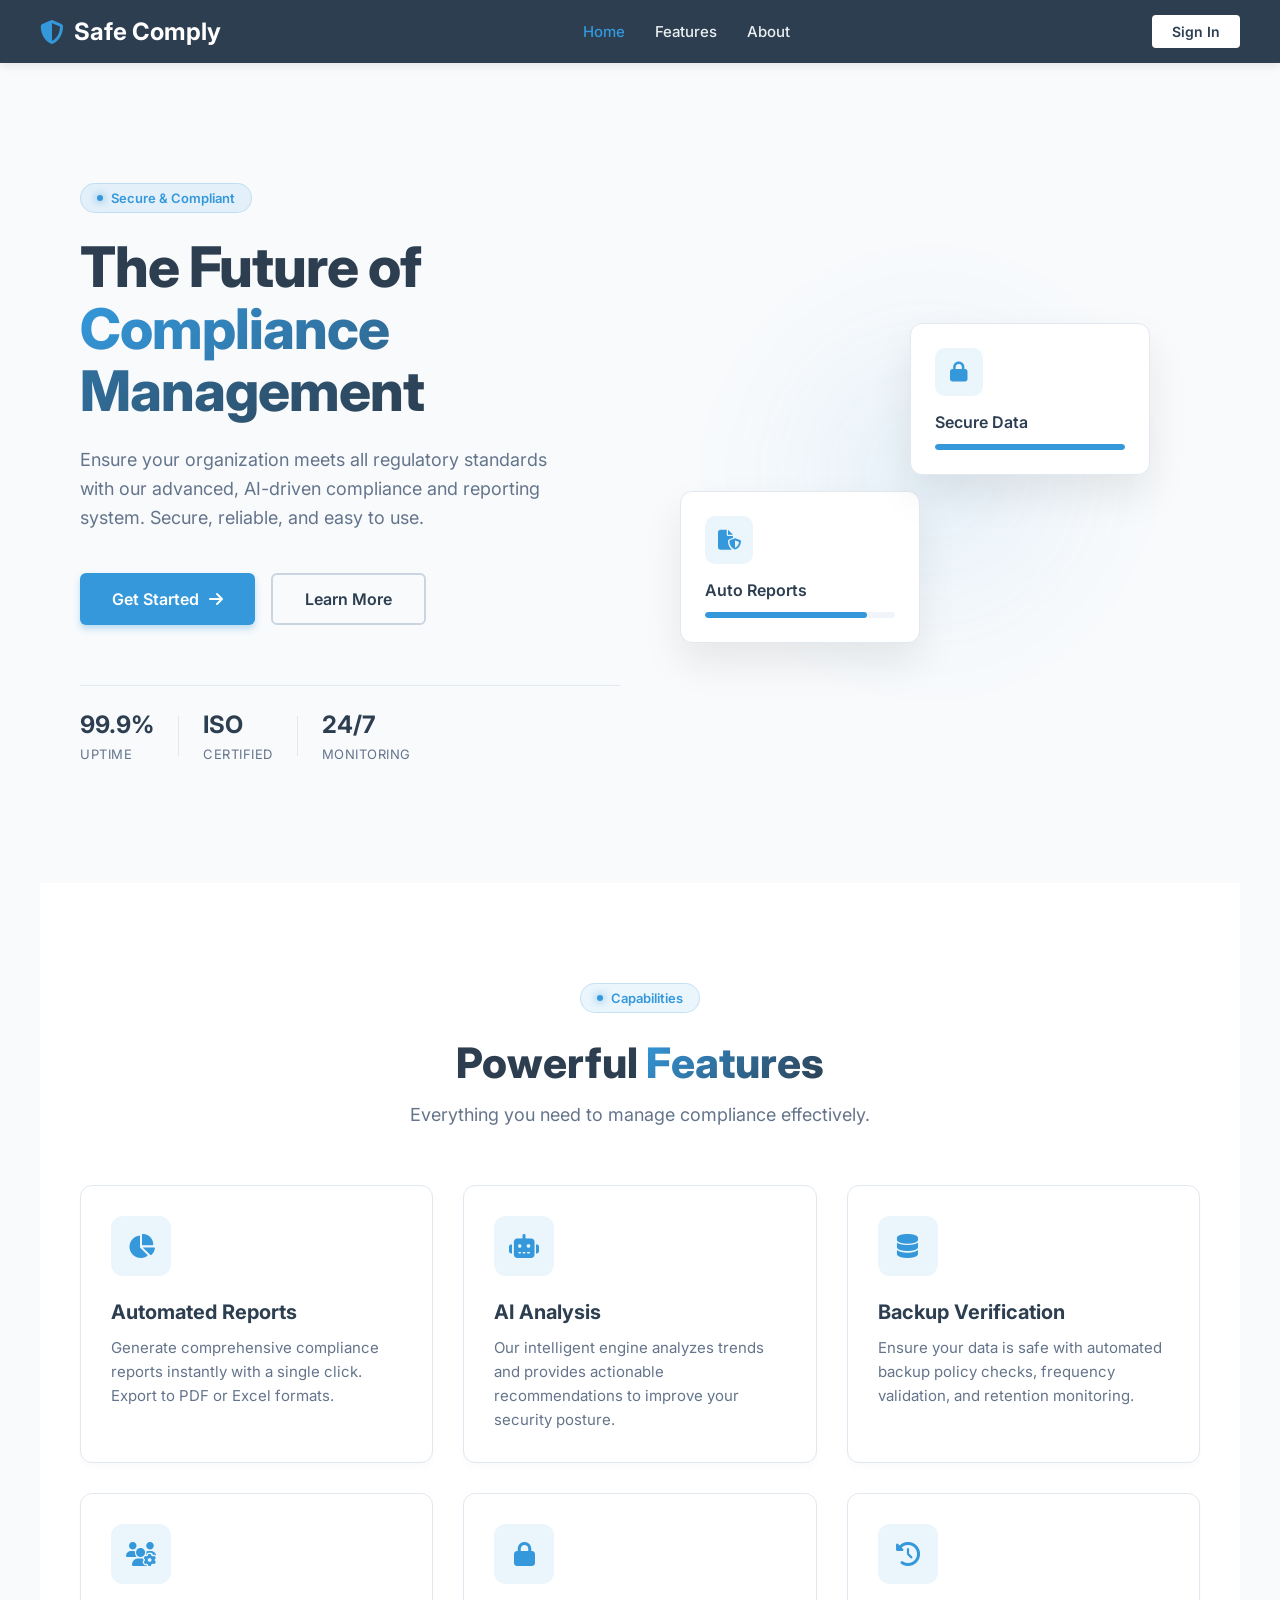
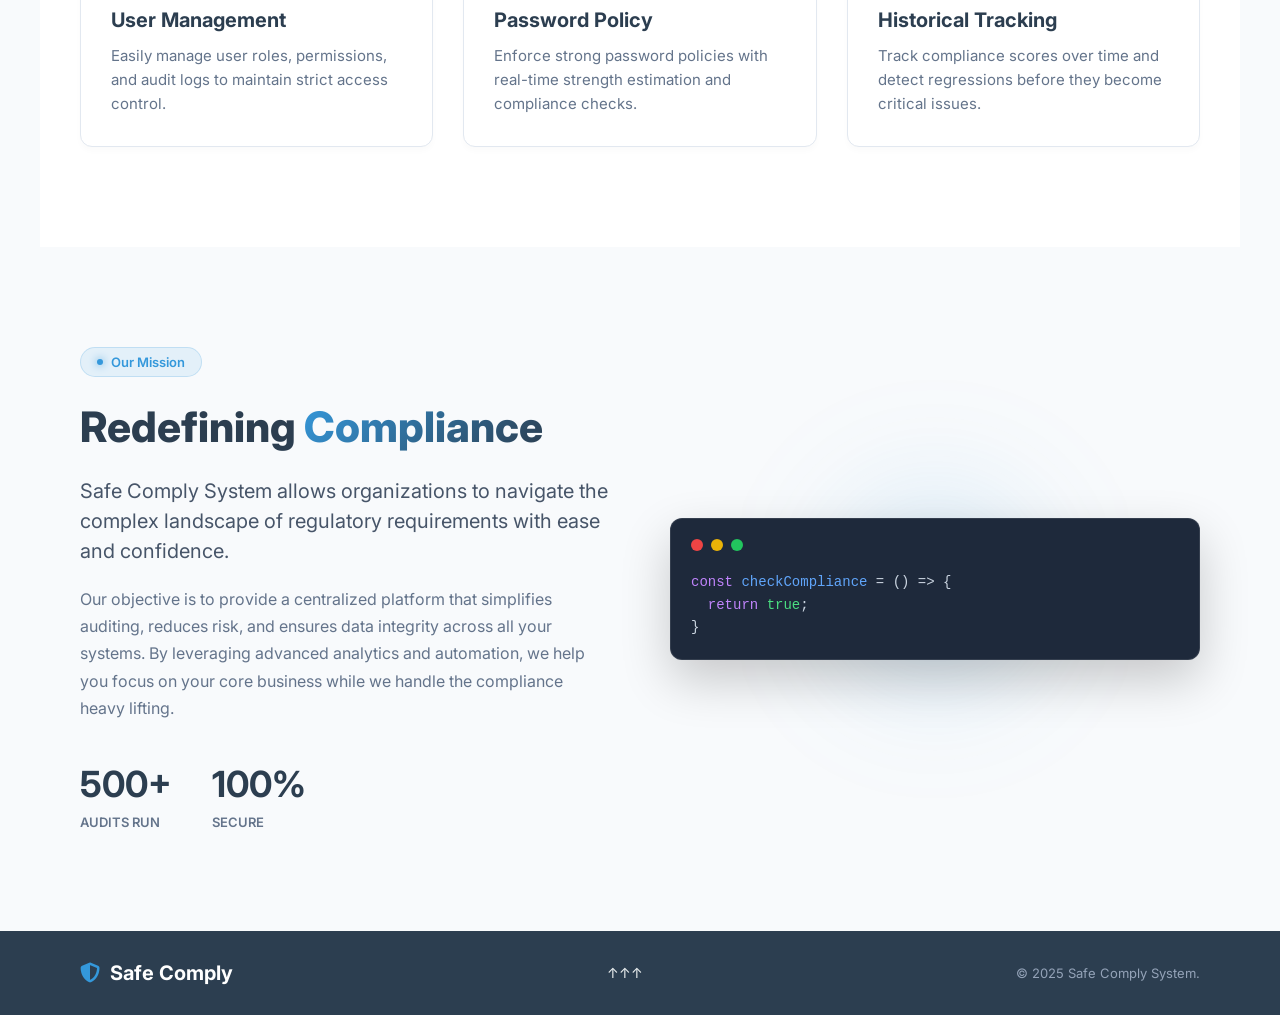
<file: index.html>
<!DOCTYPE html>
<html lang="en">

<head>
  <meta charset="UTF-8">
  <meta name="viewport" content="width=device-width, initial-scale=1.0">
  <title>Safe Comply System - Welcome</title>
  <link rel="stylesheet" href="style.css">
  <link href="https://fonts.googleapis.com/css2?family=Inter:wght@300;400;500;600;700&display=swap" rel="stylesheet">
  <!-- Font Awesome for Icons -->
  <link rel="stylesheet" href="https://cdnjs.cloudflare.com/ajax/libs/font-awesome/6.4.0/css/all.min.css">
  <style>
    /* Specific Styles for Landing Page to avoid conflicts with shared style.css initially if needed, 
           but mostly we will rely on style.css updates. */
  </style>
</head>

<body class="landing-body">
  <div class="landing-overlay"></div>

  <nav class="landing-nav fade-in-down">
    <div class="logo">
      <i class="fa-solid fa-shield-halved"></i> Safe Comply
    </div>
    <div class="nav-links">
      <a href="#" class="active">Home</a>
      <a href="#features">Features</a>
      <a href="#about">About</a>
    </div>
    <a href="signin.html" class="nav-btn">Sign In</a>
  </nav>

  <main class="landing-hero">
    <div class="hero-content fade-in-up">
      <div class="badge-pill">
        <span class="dot"></span> Secure & Compliant
      </div>
      <h1>The Future of <br><span class="gradient-text">Compliance Management</span></h1>
      <p>Ensure your organization meets all regulatory standards with our advanced, AI-driven compliance and reporting
        system. Secure, reliable, and easy to use.</p>

      <div class="hero-actions">
        <a href="signin.html" class="btn-primary-glow">Get Started <i class="fa-solid fa-arrow-right"></i></a>
        <a href="#features" class="btn-secondary-glass">Learn More</a>
      </div>

      <div class="stats-row">
        <div class="stat-item">
          <h3>99.9%</h3>
          <span>Uptime</span>
        </div>
        <div class="divider"></div>
        <div class="stat-item">
          <h3>ISO</h3>
          <span>Certified</span>
        </div>
        <div class="divider"></div>
        <div class="stat-item">
          <h3>24/7</h3>
          <span>Monitoring</span>
        </div>
      </div>
    </div>

    <div class="hero-visual fade-in-left">
      <div class="glass-card card-1">
        <div class="card-icon"><i class="fa-solid fa-lock"></i></div>
        <h4>Secure Data</h4>
        <div class="progress-bar">
          <div class="fill" style="width: 100%"></div>
        </div>
      </div>
      <div class="glass-card card-2">
        <div class="card-icon"><i class="fa-solid fa-file-shield"></i></div>
        <h4>Auto Reports</h4>
        <div class="progress-bar">
          <div class="fill" style="width: 85%"></div>
        </div>
      </div>
      <div class="hero-circle"></div>
    </div>
  </main>

  <!-- FEATURES SECTION -->
  <section id="features" class="section-container">
    <div class="section-header">
      <div class="badge-pill"><span class="dot"></span> Capabilities</div>
      <h2>Powerful <span class="gradient-text">Features</span></h2>
      <p>Everything you need to manage compliance effectively.</p>
    </div>
    
    <div class="features-grid">
      <div class="feature-card">
        <div class="icon-box"><i class="fa-solid fa-chart-pie"></i></div>
        <h3>Automated Reports</h3>
        <p>Generate comprehensive compliance reports instantly with a single click. Export to PDF or Excel formats.</p>
      </div>
      <div class="feature-card">
        <div class="icon-box"><i class="fa-solid fa-robot"></i></div>
        <h3>AI Analysis</h3>
        <p>Our intelligent engine analyzes trends and provides actionable recommendations to improve your security posture.</p>
      </div>
      <div class="feature-card">
        <div class="icon-box"><i class="fa-solid fa-database"></i></div>
        <h3>Backup Verification</h3>
        <p>Ensure your data is safe with automated backup policy checks, frequency validation, and retention monitoring.</p>
      </div>
      <div class="feature-card">
        <div class="icon-box"><i class="fa-solid fa-users-gear"></i></div>
        <h3>User Management</h3>
        <p>Easily manage user roles, permissions, and audit logs to maintain strict access control.</p>
      </div>
      <div class="feature-card">
        <div class="icon-box"><i class="fa-solid fa-lock"></i></div>
        <h3>Password Policy</h3>
        <p>Enforce strong password policies with real-time strength estimation and compliance checks.</p>
      </div>
      <div class="feature-card">
        <div class="icon-box"><i class="fa-solid fa-history"></i></div>
        <h3>Historical Tracking</h3>
        <p>Track compliance scores over time and detect regressions before they become critical issues.</p>
      </div>
    </div>
  </section>

  <!-- ABOUT SECTION -->
  <section id="about" class="section-container section-alt">
    <div class="about-wrapper">
      <div class="about-content">
        <div class="badge-pill"><span class="dot"></span> Our Mission</div>
        <h2>Redefining <span class="gradient-text">Compliance</span></h2>
        <p class="lead">Safe Comply System allows organizations to navigate the complex landscape of regulatory requirements with ease and confidence.</p>
        <p>Our objective is to provide a centralized platform that simplifies auditing, reduces risk, and ensures data integrity across all your systems. By leveraging advanced analytics and automation, we help you focus on your core business while we handle the compliance heavy lifting.</p>
        
        <div class="about-stats">
          <div class="astat">
            <h4>500+</h4>
            <span>Audits Run</span>
          </div>
          <div class="astat">
            <h4>100%</h4>
            <span>Secure</span>
          </div>
        </div>
      </div>
      <div class="about-visual">
         <div class="glass-panel">
            <div class="panel-header">
                <div class="circle r"></div>
                <div class="circle y"></div>
                <div class="circle g"></div>
            </div>
            <div class="code-block">
                <span class="c-purple">const</span> <span class="c-blue">checkCompliance</span> = () => {<br>
                &nbsp;&nbsp;<span class="c-purple">return</span> <span class="c-green">true</span>;<br>
                }
            </div>
         </div>
         <div class="glow-effect"></div>
      </div>
    </div>
  </section>

  <footer class="landing-footer">
    <div class="footer-content">
      <div class="logo">
        <i class="fa-solid fa-shield-halved"></i> Safe Comply
      </div>
      <div class="footer-links">
       
        
        <a href="#">↑↑↑</a>
      </div>
      <div class="copyright">
        &copy; 2025 Safe Comply System.
      </div>
    </div>
  </footer>

  <script>
    // Simple entry animations
    document.addEventListener('DOMContentLoaded', () => {
      // Already handled by CSS animations mostly
    });
  </script>
</body>

</html>
</file>
<file: style.css>
* {
  margin: 0;
  padding: 0;
  box-sizing: border-box;
}

body {
  font-family: "Inter", "Segoe UI", Tahoma, Geneva, Verdana, sans-serif;
  background: linear-gradient(135deg, #f5f7fa 0%, #c3cfe2 100%); /* Light default, overridden by landing-body */
  min-height: 100vh;
  /* Remove flex centering globally as it might affect landing page flow, 
     but check if it breaks signin.html. 
     Signin.html relies on body being flex center. 
     I will scope flex center to a class or keep it and override for landing.
  */
  display: flex;
  flex-direction: column; /* Changed to column to support normal flow */
  /* align-items: center;  <-- specific to signin, move to .login-page-body if possible, or override. */
}

/* --- KEEPING EXISTING STYLES FOR BACKWARD COMPAT (SIGNIN.HTML) --- */
/* The existing body styles had display:flex, align-items:center, justify-content:center.
   This centers the .login-container.
   For the landing page, we want normal flow.
   I will add a specific class for the login page body in signin.html later? 
   No, I should just adjust specific pages.
   For now, I'll reset body for .landing-body.
*/

body:not(.landing-body) {
    align-items: center;
    justify-content: center;
    background: linear-gradient(135deg, #83afde7e 0%, #6d8cad7e 100%);
    padding: 20px;
}

/* --- LANDING PAGE STYLES (UPDATED) --- */
.landing-body {
    display: block; /* Override flex */
    background: #f8fafc; /* Light theme base */
    color: #334155; /* Dark text */
    overflow-x: hidden;
    padding: 0;
}

.landing-overlay {
    display: none;
}

/* Navbar */
.landing-nav {
    display: flex;
    justify-content: space-between;
    align-items: center;
    padding: 15px 40px;
    max-width: 100%;
    margin: 0;
    width: 100%;
    background: #2c3e50; /* Dashboard Sidebar Color */
    box-shadow: 0 2px 10px rgba(0,0,0,0.1);
}

.landing-nav .logo {
    font-size: 24px;
    font-weight: 700;
    color: white;
    display: flex;
    align-items: center;
    gap: 10px;
}

.landing-nav .logo i {
    color: #3498db;
}

.nav-links {
    display: flex;
    gap: 30px;
    align-items: center;
}

.nav-links a {
    text-decoration: none;
    color: #ecf0f1;
    font-weight: 500;
    transition: color 0.3s;
    font-size: 15px;
}

.nav-links a:hover, .nav-links a.active {
    color: #3498db;
}

.nav-btn {
    text-decoration: none;
    color: #2c3e50;
    background: white;
    padding: 8px 20px;
    border-radius: 4px;
    font-weight: 600;
    font-size: 14px;
    transition: transform 0.2s, box-shadow 0.2s;
}

.nav-btn:hover {
    transform: translateY(-2px);
    box-shadow: 0 4px 12px rgba(0,0,0,0.1);
}

/* Hero Section */
.landing-hero {
    max-width: 1200px;
    margin: 0 auto;
    padding: 80px 40px;
    display: flex;
    align-items: center;
    justify-content: space-between;
    min-height: calc(100vh - 80px);
}

.hero-content {
    flex: 1;
    max-width: 600px;
    padding-right: 40px;
}

.badge-pill {
    display: inline-flex;
    align-items: center;
    gap: 8px;
    background: rgba(52, 152, 219, 0.1);
    border: 1px solid rgba(52, 152, 219, 0.2);
    padding: 6px 16px;
    border-radius: 50px;
    color: #3498db;
    font-size: 13px;
    font-weight: 600;
    margin-bottom: 24px;
}

.badge-pill .dot {
    width: 6px;
    height: 6px;
    background: #3498db;
    border-radius: 50%;
    box-shadow: 0 0 8px #3498db;
}

.hero-content h1 {
    font-size: 56px;
    line-height: 1.1;
    font-weight: 800;
    margin-bottom: 24px;
    letter-spacing: -1px;
    color: #2c3e50;
}

.gradient-text {
    background: linear-gradient(135deg, #3498db 0%, #2c3e50 100%);
    -webkit-background-clip: text;
    background-clip: text;
    -webkit-text-fill-color: transparent;
}

.hero-content p {
    font-size: 18px;
    color: #64748b;
    line-height: 1.6;
    margin-bottom: 40px;
    max-width: 480px;
}

.hero-actions {
    display: flex;
    gap: 16px;
    margin-bottom: 60px;
}

.btn-primary-glow {
    text-decoration: none;
    background: #3498db;
    color: white;
    padding: 14px 32px;
    border-radius: 6px;
    font-weight: 600;
    display: inline-flex;
    align-items: center;
    gap: 10px;
    transition: all 0.3s;
    box-shadow: 0 4px 6px rgba(52, 152, 219, 0.3);
    border: none;
}

.btn-primary-glow:hover {
    background: #2980b9;
    transform: translateY(-2px);
    box-shadow: 0 6px 12px rgba(52, 152, 219, 0.4);
}

.btn-secondary-glass {
    text-decoration: none;
    background: transparent;
    border: 2px solid #cbd5e1;
    color: #2c3e50;
    padding: 14px 32px;
    border-radius: 6px;
    font-weight: 600;
    transition: all 0.3s;
}

.btn-secondary-glass:hover {
    border-color: #3498db;
    color: #3498db;
    background: rgba(52, 152, 219, 0.05);
}

.stats-row {
    display: flex;
    align-items: center;
    gap: 24px;
    padding-top: 24px;
    border-top: 1px solid #e2e8f0;
}

.stat-item h3 {
    font-size: 24px;
    font-weight: 700;
    margin-bottom: 4px;
    color: #2c3e50;
}

.stat-item span {
    font-size: 13px;
    color: #64748b;
    text-transform: uppercase;
    letter-spacing: 0.5px;
}

.stats-row .divider {
    width: 1px;
    height: 40px;
    background: #e2e8f0;
}

/* Hero Visual (Right Side) */
.hero-visual {
    flex: 1;
    position: relative;
    height: 500px;
    display: flex;
    justify-content: center;
    align-items: center;
}

.hero-circle {
    position: absolute;
    width: 400px;
    height: 400px;
    background: radial-gradient(circle, rgba(52, 152, 219, 0.1) 0%, transparent 70%);
    border-radius: 50%;
    filter: blur(40px);
    z-index: -1;
    animation: pulse 4s infinite ease-in-out;
}

.glass-card {
    position: absolute;
    background: white;
    border: 1px solid #e2e8f0;
    padding: 24px;
    border-radius: 12px;
    box-shadow: 0 20px 40px rgba(0, 0, 0, 0.08);
    width: 240px;
    transition: transform 0.4s ease;
}

.glass-card:hover {
    transform: translateY(-10px) rotateX(5deg);
}

.card-1 {
    top: 100px;
    right: 50px;
    z-index: 2;
}

.card-2 {
    bottom: 80px;
    left: 20px;
    z-index: 1;
}

.card-icon {
    width: 48px;
    height: 48px;
    background: rgba(52, 152, 219, 0.1);
    border-radius: 10px;
    display: flex;
    align-items: center;
    justify-content: center;
    color: #3498db;
    font-size: 20px;
    margin-bottom: 16px;
}

.glass-card h4 {
    margin-bottom: 12px;
    font-size: 16px;
    color: #2c3e50;
    font-weight: 600;
}

.progress-bar {
    height: 6px;
    background: #f1f5f9;
    border-radius: 3px;
    overflow: hidden;
}

.progress-bar .fill {
    height: 100%;
    background: #3498db;
    border-radius: 3px;
}

.landing-footer {
    background: #2c3e50;
    color: white;
    padding: 30px 0;
    border-top: none;
    margin-top: auto;
}

.footer-content {
    display: flex;
    justify-content: space-between;
    align-items: center;
    max-width: 1200px;
    margin: 0 auto;
    padding: 0 40px;
    width: 100%;
}

.landing-footer .logo {
    font-size: 20px;
    font-weight: 700;
    color: white;
    display: flex;
    align-items: center;
    gap: 10px;
}

.landing-footer .logo i {
    color: #3498db;
}

.footer-links {
    display: flex;
    gap: 30px;
}

.footer-links a {
    text-decoration: none;
    color: #ecf0f1;
    font-size: 14px;
    transition: color 0.3s;
}

.footer-links a:hover {
    color: #3498db;
}

.copyright {
    color: #94a3b8;
    font-size: 13px;
}

@media (max-width: 768px) {
    .footer-content {
        flex-direction: column;
        gap: 20px;
        text-align: center;
    }
    
    .footer-links {
        flex-direction: column;
        gap: 15px;
    }
}

/* Animations */
@keyframes pulse {
    0%, 100% { opacity: 0.5; transform: scale(1); }
    50% { opacity: 0.8; transform: scale(1.1); }
}

.fade-in-down {
    animation: fadeInDown 0.8s ease-out;
}

.fade-in-up {
    animation: fadeInUp 0.8s ease-out 0.2s backwards;
}

.fade-in-left {
    animation: fadeInLeft 1s ease-out 0.4s backwards;
}

@keyframes fadeInDown {
    from { opacity: 0; transform: translateY(-20px); }
    to { opacity: 1; transform: translateY(0); }
}

@keyframes fadeInUp {
    from { opacity: 0; transform: translateY(20px); }
    to { opacity: 1; transform: translateY(0); }
}

@keyframes fadeInLeft {
    from { opacity: 0; transform: translateX(20px); }
    to { opacity: 1; transform: translateX(0); }
}

/* Responsive */
@media (max-width: 900px) {
    .landing-hero {
        flex-direction: column;
        text-align: center;
        padding-top: 40px;
        min-height: auto;
    }

    .hero-content {
        padding-right: 0;
        margin-bottom: 60px;
    }

    .hero-content p {
        margin: 0 auto 40px;
    }

    .hero-actions {
        justify-content: center;
    }

    .stats-row {
        justify-content: center;
    }

    .hero-visual {
        width: 100%;
        height: 400px;
    }
}

/* Sections */
.section-container {
    padding: 100px 40px;
    max-width: 1200px;
    margin: 0 auto;
    background: white;
}

.section-alt {
    background: #f8fafc;
}

.section-header {
    text-align: center;
    margin-bottom: 60px;
}

.section-header h2 {
    font-size: 42px;
    margin-bottom: 16px;
    font-weight: 800;
    color: #2c3e50;
}

.section-header p {
    font-size: 18px;
    color: #64748b;
    max-width: 600px;
    margin: 0 auto;
}

/* Features Grid */
.features-grid {
    display: grid;
    grid-template-columns: repeat(auto-fit, minmax(300px, 1fr));
    gap: 30px;
}

.feature-card {
    background: white;
    border: 1px solid #e2e8f0;
    padding: 30px;
    border-radius: 12px;
    transition: all 0.3s ease;
    cursor: default;
    box-shadow: 0 4px 6px rgba(0,0,0,0.02);
}

.feature-card:hover {
    transform: translateY(-5px);
    border-color: #3498db;
    box-shadow: 0 10px 30px rgba(52, 152, 219, 0.15);
}

.icon-box {
    width: 60px;
    height: 60px;
    background: rgba(52, 152, 219, 0.1);
    border-radius: 12px;
    display: flex;
    align-items: center;
    justify-content: center;
    color: #3498db;
    font-size: 24px;
    margin-bottom: 24px;
    transition: all 0.3s;
}

.feature-card:hover .icon-box {
    background: #3498db;
    color: white;
    transform: scale(1.1) rotate(5deg);
}

.feature-card h3 {
    font-size: 20px;
    margin-bottom: 12px;
    color: #2c3e50;
}

.feature-card p {
    font-size: 15px;
    color: #64748b;
    line-height: 1.6;
}

/* About Section */
.about-wrapper {
    display: flex;
    align-items: center;
    gap: 60px;
}

.about-content {
    flex: 1;
}

.about-content h2 {
    font-size: 42px;
    margin-bottom: 24px;
    font-weight: 800;
    color: #2c3e50;
}

.about-content .lead {
    font-size: 20px;
    color: #475569;
    margin-bottom: 20px;
    line-height: 1.5;
}

.about-content p {
    color: #64748b;
    line-height: 1.7;
    margin-bottom: 40px;
}

.about-stats {
    display: flex;
    gap: 40px;
}

.astat h4 {
    font-size: 36px;
    color: #2c3e50;
    font-weight: 700;
    margin-bottom: 5px;
}

.astat span {
    color: #64748b;
    text-transform: uppercase;
    font-size: 13px;
    font-weight: 600;
}

.about-visual {
    flex: 1;
    position: relative;
}

.glass-panel {
    background: #1e293b; /* Keep code panel dark for contrast */
    border-radius: 12px;
    border: 1px solid rgba(255,255,255,0.1);
    padding: 20px;
    box-shadow: 0 20px 50px rgba(0,0,0,0.2);
    position: relative;
    z-index: 2;
    overflow: hidden;
}

.panel-header {
    display: flex;
    gap: 8px;
    margin-bottom: 20px;
}

.circle { width: 12px; height: 12px; border-radius: 50%; }
.r { background: #ef4444; }
.y { background: #eab308; }
.g { background: #22c55e; }

.code-block {
    font-family: 'Fira Code', monospace;
    font-size: 14px;
    color: #cbd5e1;
    line-height: 1.6;
}

.c-purple { color: #c084fc; }
.c-blue { color: #60a5fa; }
.c-green { color: #4ade80; }

.glow-effect {
    position: absolute;
    top: 50%; left: 50%;
    transform: translate(-50%, -50%);
    width: 300px; height: 300px;
    background: radial-gradient(circle, rgba(52, 152, 219, 0.2) 0%, transparent 70%);
    filter: blur(50px);
    z-index: 1;
}

/* Responsive for Sections */
@media (max-width: 900px) {
    .about-wrapper {
        flex-direction: column;
    }
}

/* --- EXISTING SIGNIN STYLES BELOW (UPDATED) --- */

.login-container {
  display: flex;
  width: 900px;
  height: 550px;
  background: white;
  box-shadow: 0 20px 60px rgba(0, 0, 0, 0.1);
  overflow: hidden;
  border-radius: 12px;
}

/* (Copying rest of original style.css content here to verify integrity) */

.welcome-section {
  flex: 1;
  background: #2c3e50; /* Dashboard Sidebar Color */
  color: white;
  display: flex;
  flex-direction: column;
  align-items: center;
  justify-content: center;
  padding: 50px;
  text-align: center;
}

.welcome-title {
  font-size: 32px;
  font-weight: 700;
  margin-bottom: 20px;
  letter-spacing: -0.5px;
}

.welcome-text {
  font-size: 15px;
  line-height: 1.6;
  margin-bottom: 35px;
  opacity: 0.8;
  max-width: 280px;
  color: #cbd5e1;
}

.signin-btn {
  padding: 12px 40px;
  border: 2px solid rgba(255,255,255,0.2);
  background: transparent;
  color: white;
  font-size: 14px;
  font-weight: 600;
  cursor: pointer;
  transition: all 0.3s;
  border-radius: 6px;
}

.signin-btn:hover {
  background: white;
  color: #2c3e50;
  border-color: white;
}

.form-section {
  flex: 1;
  padding: 50px 60px;
  display: flex;
  flex-direction: column;
  justify-content: center;
}

.form-title {
  font-size: 28px;
  font-weight: 700;
  color: #2c3e50;
  margin-bottom: 30px;
  text-align: center;
}

.social-login {
  display: flex;
  gap: 15px;
  justify-content: center;
  margin-bottom: 15px;
}

.social-icon {
  width: 40px;
  height: 40px;
  border: 2px solid #e2e8f0;
  display: flex;
  align-items: center;
  justify-content: center;
  cursor: pointer;
  transition: all 0.3s;
  font-size: 18px;
  color: #64748b;
  border-radius: 8px;
}

.social-icon:hover {
  border-color: #3498db;
  color: #3498db;
}

.divider-text {
  text-align: center;
  color: #94a3b8;
  font-size: 13px;
  margin-bottom: 25px;
}

.form-group {
  margin-bottom: 20px;
  position: relative;
}

.input-icon {
  position: absolute;
  right: 15px;
  top: 50%;
  transform: translateY(-50%);
  color: #94a3b8;
  font-size: 16px;
}

.form-input {
  width: 100%;
  padding: 14px 15px;
  border: 1px solid #e2e8f0;
  font-size: 14px;
  transition: all 0.3s;
  background: #f8fafc;
  border-radius: 6px;
  color: #334155;
}

.form-input:focus {
  outline: none;
  border-color: #3498db;
  background: white;
  box-shadow: 0 0 0 3px rgba(52, 152, 219, 0.1);
}

.form-input::placeholder {
  color: #94a3b8;
}

.forgot-password {
  display: block;
  text-align: left;
  color: #3498db;
  font-size: 13px;
  text-decoration: none;
  margin-bottom: 20px;
  transition: color 0.3s;
  font-weight: 500;
}

.forgot-password:hover {
  color: #2980b9;
}

.signup-btn {
  width: 100%;
  padding: 14px;
  background: #3498db;
  color: white;
  border: none;
  font-size: 14px;
  font-weight: 600;
  cursor: pointer;
  transition: all 0.3s;
  margin-top: 10px;
  border-radius: 6px;
}

.signup-btn:hover {
  background: #2980b9;
  transform: translateY(-1px);
  box-shadow: 0 4px 12px rgba(52, 152, 219, 0.3);
}

@media (max-width: 768px) {
  .login-container {
    flex-direction: column;
    height: auto;
    width: 100%;
    max-width: 450px;
  }

  .welcome-section {
    padding: 40px;
  }

  .form-section {
    padding: 40px 30px;
  }
}
</file>
